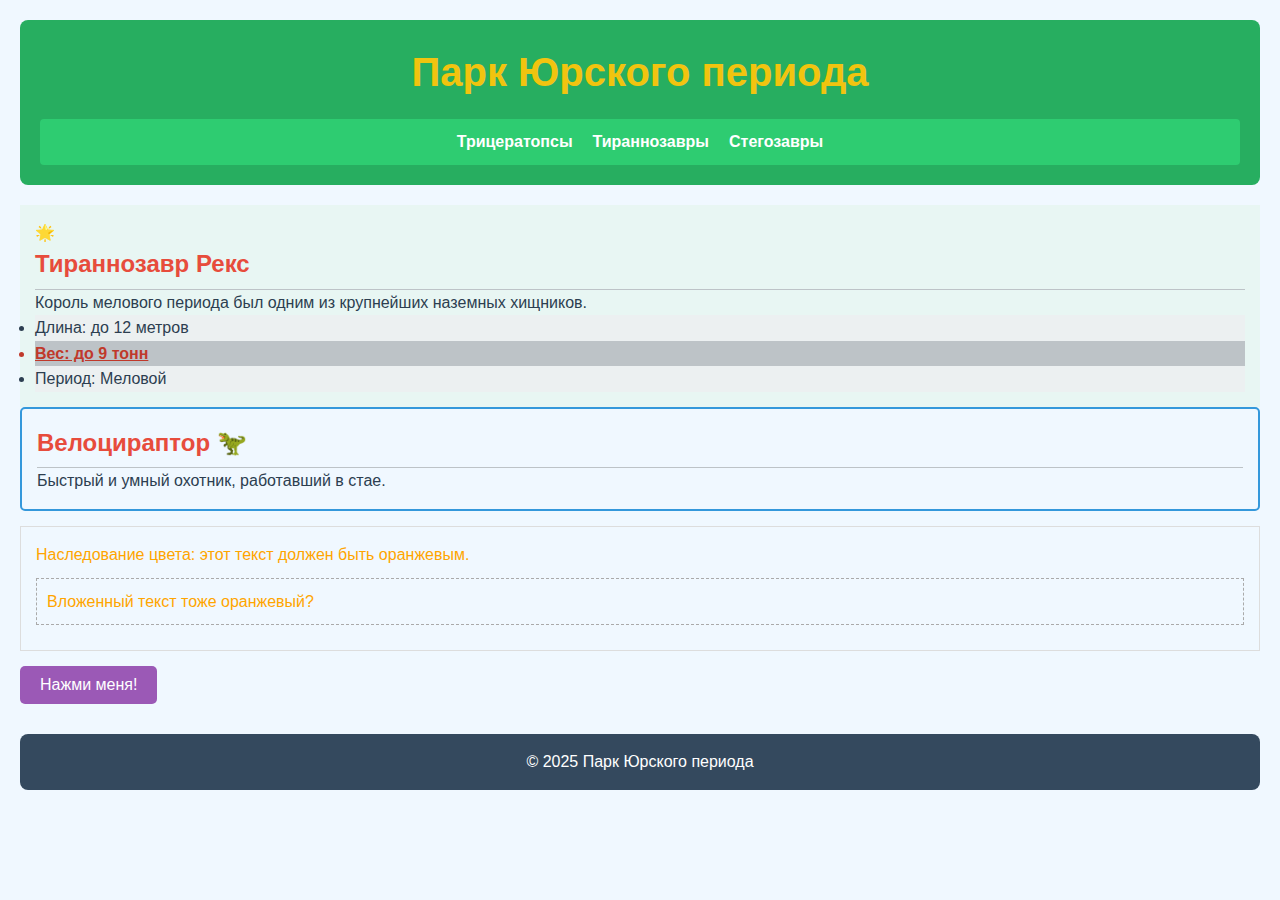
<file: ПР3/css_practice/index.html>
<!DOCTYPE html>
<html lang="ru">
<head>
    <meta charset="UTF-8">
    <meta name="viewport" content="width=device-width, initial-scale=1.0">
    <title>Мир динозавров</title>
    <link rel="stylesheet" href="reset.css">
    <link rel="stylesheet" href="styles.css">
</head>
<body>
    <header id="site-header">
        <h1 id="site-title">Парк Юрского периода</h1>
        <nav class="main-nav">
            <ul>
                <li><a href="#">Трицератопсы</a></li>
                <li><a href="#">Тираннозавры</a></li>
                <li><a href="#">Стегозавры</a></li>
            </ul>
        </nav>
    </header>

    <main class="content">
        <article class="featured-post">
            <h2>Тираннозавр Рекс</h2>
            <p>Король мелового периода был одним из крупнейших наземных хищников.</p>
            <ul class="dino-facts">
                <li>Длина: до 12 метров</li>
                <li class="important">Вес: до 9 тонн</li>
                <li>Период: Меловой</li>
            </ul>
        </article>

        <article class="post">
            <h2>Велоцираптор</h2>
            <p>Быстрый и умный охотник, работавший в стае.</p>
        </article>

        <div class="color-demo">
            <p>Наследование цвета: этот текст должен быть оранжевым.</p>
            <div>
                <p>Вложенный текст тоже оранжевый?</p>
            </div>
        </div>

        <button class="btn">Нажми меня!</button>
    </main>

    <footer class="site-footer">
        <p>&copy; 2025 Парк Юрского периода</p>
    </footer>
</body>
</html>
</file>
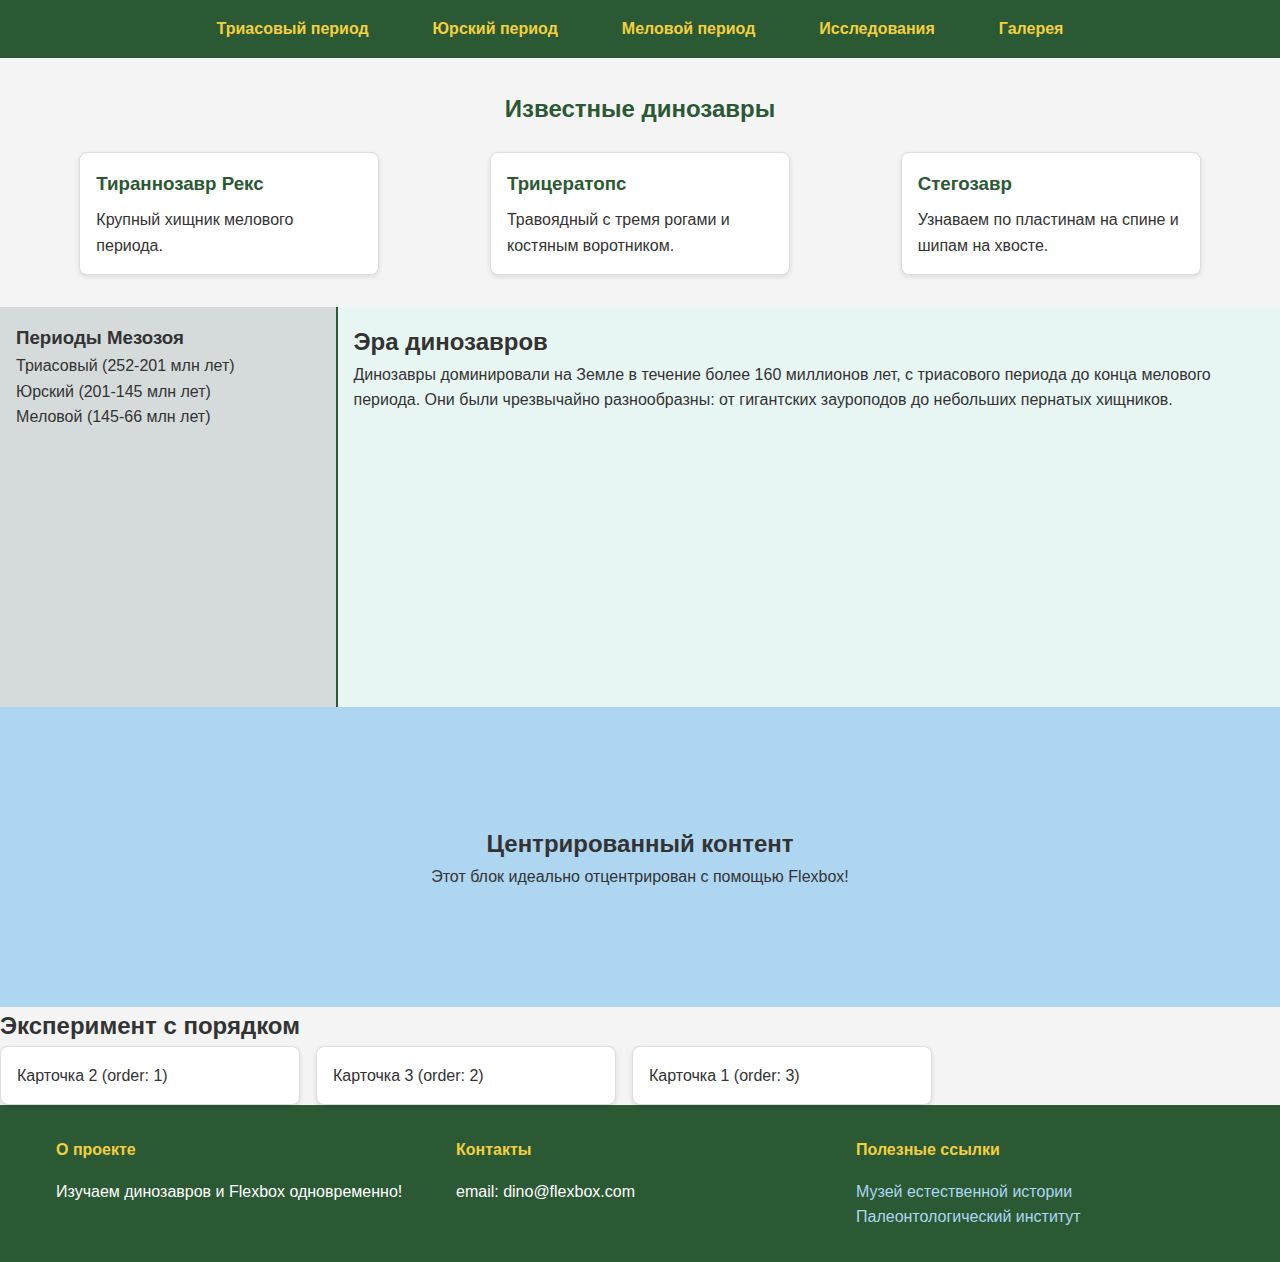
<file: ПР4/flexbox_practice/index.html>
<!DOCTYPE html>
<html lang="ru">
<head>
    <meta charset="UTF-8">
    <meta name="viewport" content="width=device-width, initial-scale=1.0">
    <title>Мир динозавров - Flexbox практика</title>
    <link rel="stylesheet" href="reset.css">
    <link rel="stylesheet" href="styles.css">
</head>
<body>
    <header>
        <nav>
            <ul class="nav-list">
                <li><a href="#">Триасовый период</a></li>
                <li><a href="#">Юрский период</a></li>
                <li><a href="#">Меловой период</a></li>
                <li><a href="#">Исследования</a></li>
                <li><a href="#">Галерея</a></li>
            </ul>
        </nav>
    </header>

    <main>
        <section class="dinosaurs">
            <h2>Известные динозавры</h2>
            <div class="dino-cards">
                <div class="card">
                    <h3>Тираннозавр Рекс</h3>
                    <p>Крупный хищник мелового периода.</p>
                </div>
                <div class="card">
                    <h3>Трицератопс</h3>
                    <p>Травоядный с тремя рогами и костяным воротником.</p>
                </div>
                <div class="card">
                    <h3>Стегозавр</h3>
                    <p>Узнаваем по пластинам на спине и шипам на хвосте.</p>
                </div>
            </div>
        </section>

        <section class="main-layout">
            <aside class="sidebar">
                <h3>Периоды Мезозоя</h3>
                <ul>
                    <li>Триасовый (252-201 млн лет)</li>
                    <li>Юрский (201-145 млн лет)</li>
                    <li>Меловой (145-66 млн лет)</li>
                </ul>
            </aside>
            <article class="content">
                <h2>Эра динозавров</h2>
                <p>Динозавры доминировали на Земле в течение более 160 миллионов лет, с триасового периода до конца мелового периода. Они были чрезвычайно разнообразны: от гигантских зауроподов до небольших пернатых хищников.</p>
            </article>
        </section>

        <section class="centered-section">
            <div class="centered-content">
                <h2>Центрированный контент</h2>
                <p>Этот блок идеально отцентрирован с помощью Flexbox!</p>
            </div>
        </section>

        <section class="order-experiment">
            <h2>Эксперимент с порядком</h2>
            <div class="ordered-cards">
                <div class="card order-1">Карточка 1 (order: 3)</div>
                <div class="card order-2">Карточка 2 (order: 1)</div>
                <div class="card order-3">Карточка 3 (order: 2)</div>
            </div>
        </section>
    </main>

    <footer>
        <div class="footer-columns">
            <div class="footer-col">
                <h4>О проекте</h4>
                <p>Изучаем динозавров и Flexbox одновременно!</p>
            </div>
            <div class="footer-col">
                <h4>Контакты</h4>
                <p>email: dino@flexbox.com</p>
            </div>
            <div class="footer-col">
                <h4>Полезные ссылки</h4>
                <ul>
                    <li><a href="#">Музей естественной истории</a></li>
                    <li><a href="#">Палеонтологический институт</a></li>
                </ul>
            </div>
        </div>
    </footer>
</body>
</html>
</file>
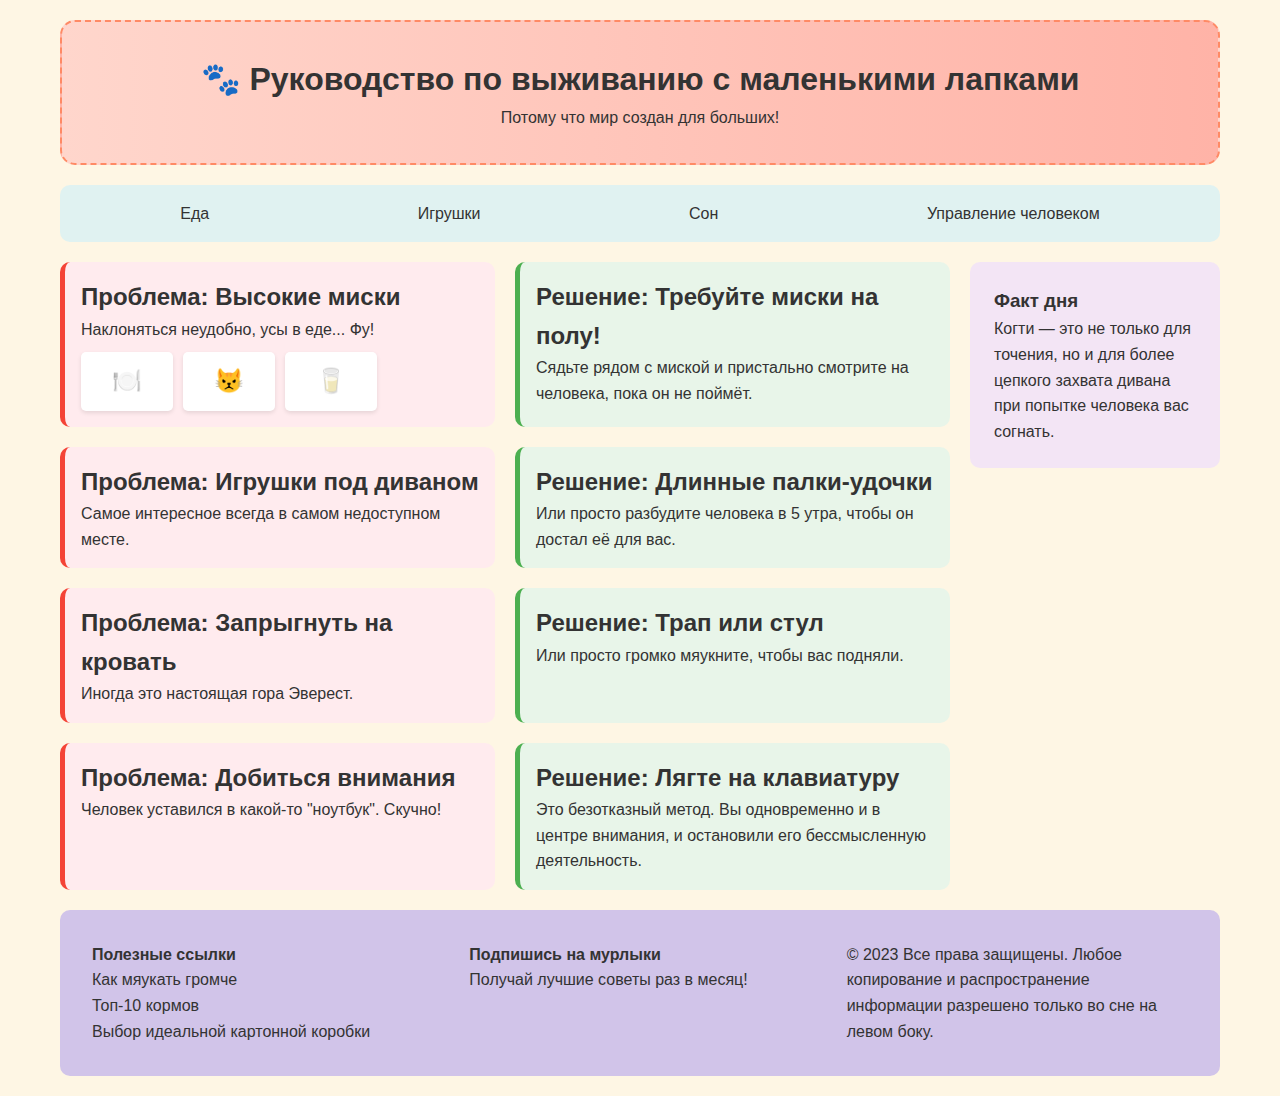
<file: ПР5/css_grid_practice/index.html>
<!DOCTYPE html>
<html lang="ru">
<head>
    <meta charset="UTF-8">
    <meta name="viewport" content="width=device-width, initial-scale=1.0">
    <title>Как прожить с маленькими лапками</title>
    <link rel="stylesheet" href="reset.css">
    <link rel="stylesheet" href="styles.css">
</head>
<body>
    <div class="container">
        <header class="header">
            <h1>🐾 Руководство по выживанию с маленькими лапками</h1>
            <p>Потому что мир создан для больших!</p>
        </header>

        <nav class="nav">
            <ul>
                <li><a href="#food">Еда</a></li>
                <li><a href="#toys">Игрушки</a></li>
                <li><a href="#sleep">Сон</a></li>
                <li><a href="#human">Управление человеком</a></li>
            </ul>
        </nav>

        <main class="main">
            <article class="problem" id="food">
                <h2>Проблема: Высокие миски</h2>
                <p>Наклоняться неудобно, усы в еде... Фу!</p>
                <div class="gallery">
                    <div class="gallery-item">🍽️</div>
                    <div class="gallery-item">😾</div>
                    <div class="gallery-item">🥛</div>
                </div>
            </article>
            <article class="solution">
                <h2>Решение: Требуйте миски на полу!</h2>
                <p>Сядьте рядом с миской и пристально смотрите на человека, пока он не поймёт.</p>
            </article>

            <article class="problem" id="toys">
                <h2>Проблема: Игрушки под диваном</h2>
                <p>Самое интересное всегда в самом недоступном месте.</p>
            </article>
            <article class="solution">
                <h2>Решение: Длинные палки-удочки</h2>
                <p>Или просто разбудите человека в 5 утра, чтобы он достал её для вас.</p>
            </article>

            <article class="problem" id="sleep">
                <h2>Проблема: Запрыгнуть на кровать</h2>
                <p>Иногда это настоящая гора Эверест.</p>
            </article>
            <article class="solution">
                <h2>Решение: Трап или стул</h2>
                <p>Или просто громко мяукните, чтобы вас подняли.</p>
            </article>

            <article class="problem" id="human">
                <h2>Проблема: Добиться внимания</h2>
                <p>Человек уставился в какой-то "ноутбук". Скучно!</p>
            </article>
            <article class="solution">
                <h2>Решение: Лягте на клавиатуру</h2>
                <p>Это безотказный метод. Вы одновременно и в центре внимания, и остановили его бессмысленную деятельность.</p>
            </article>
        </main>

        <aside class="sidebar">
            <h3>Факт дня</h3>
            <p>Когти — это не только для точения, но и для более цепкого захвата дивана при попытке человека вас согнать.</p>
        </aside>

        <footer class="footer">
            <div class="footer-section">
                <h4>Полезные ссылки</h4>
                <ul>
                    <li><a href="#">Как мяукать громче</a></li>
                    <li><a href="#">Топ-10 кормов</a></li>
                    <li><a href="#">Выбор идеальной картонной коробки</a></li>
                </ul>
            </div>
            <div class="footer-section">
                <h4>Подпишись на мурлыки</h4>
                <p>Получай лучшие советы раз в месяц!</p>
            </div>
            <div class="footer-section">
                <p>&copy; 2023 Все права защищены. Любое копирование и распространение информации разрешено только во сне на левом боку.</p>
            </div>
        </footer>
    </div>
</body>
</html>
</file>
<file: ПР3/css_practice/styles.css>
body {
    background-color: #f0f8ff;
    color: #2c3e50;
    padding: 20px;
}

header {
    background-color: #27ae60;
    padding: 20px;
    border-radius: 8px;
    margin-bottom: 20px;
}

.main-nav {
    background-color: #2ecc71;
    padding: 10px;
    border-radius: 4px;
}

#site-title {
    color: white;
    text-align: center;
    font-size: 2.5em;
    margin-bottom: 15px;
}

.post {
    border: 2px solid #3498db;
    padding: 15px;
    margin-bottom: 15px;
    border-radius: 5px;
}

nav ul {
    list-style-type: none;
    display: flex;
    gap: 20px;
    justify-content: center;
}

nav ul li a {
    color: white;
    text-decoration: none;
    font-weight: bold;
}

article h2 {
    color: #e74c3c;
    border-bottom: 1px solid #bdc3c7;
    padding-bottom: 5px;
}

.content > .featured-post {
    background-color: #fffacd;
    border-color: #f39c12;
    border-width: 3px;
}

ul li.important {
    color: #c0392b;
    font-weight: bold;
    text-decoration: underline;
}

.featured-post {
    background-color: #e8f6f3 !important;
}

.featured-post {
    background-color: #d5f5e3;
}

#site-title {
    color: #f1c40f;
}

.color-demo {
    color: orange;
    padding: 15px;
    border: 1px solid #ddd;
    margin: 15px 0;
}

.color-demo div {
    border: 1px dashed #aaa;
    padding: 10px;
    margin: 10px 0;
}

.btn {
    background-color: #9b59b6;
    color: white;
    padding: 10px 20px;
    border: none;
    border-radius: 5px;
    cursor: pointer;
    font-size: 1em;
    transition: background-color 0.3s;
}

.btn:hover {
    background-color: #8e44ad;
}

nav ul li a:hover {
    color: #f1c40f;
    text-decoration: underline;
}

.dino-facts li:nth-child(odd) {
    background-color: #ecf0f1;
}

.dino-facts li:nth-child(even) {
    background-color: #bdc3c7;
}

.featured-post::before {
    content: "🌟 ";
    color: gold;
}

.post h2::after {
    content: " 🦖";
}

.site-footer {
    text-align: center;
    margin-top: 30px;
    padding: 15px;
    background-color: #34495e;
    color: white;
    border-radius: 8px;
}

:root {
    --main-color: #e67e22;
    --secondary-color: #2ecc71;
    --spacing: 15px;
}

.featured-post {
    border-color: var(--main-color);
    padding: var(--spacing);
}

@keyframes dino-roar {
    0% { transform: scale(1); }
    50% { transform: scale(1.05); }
    100% { transform: scale(1); }
}

.featured-post:hover {
    animation: dino-roar 0.5s ease-in-out;
}

@media (max-width: 768px) {
    nav ul {
        flex-direction: column;
        gap: 10px;
    }
    
    #site-title {
        font-size: 1.8em;
    }
    
    body {
        padding: 10px;
    }
}
</file>
<file: ПР4/flexbox_practice/styles.css>
.nav-list {
    display: flex;
    justify-content: center;
    background-color: #2a5934;
    padding: 1rem 0;
    gap: 2rem;
}

.nav-list a {
    color: #f4d03f;
    font-weight: bold;
    padding: 0.5rem 1rem;
    border-radius: 5px;
    transition: background-color 0.3s;
}

.nav-list a:hover {
    background-color: #1e8449;
}

.dinosaurs {
    padding: 2rem;
}

.dinosaurs h2 {
    text-align: center;
    margin-bottom: 1.5rem;
    color: #2a5934;
}

.dino-cards {
    display: flex;
    justify-content: space-around;
    gap: 1rem;
}

.card {
    background: white;
    border: 1px solid #ddd;
    border-radius: 8px;
    padding: 1rem;
    flex: 1;
    max-width: 300px;
    box-shadow: 0 2px 5px rgba(0,0,0,0.1);
}

.card h3 {
    color: #2a5934;
    margin-bottom: 0.5rem;
}

.main-layout {
    display: flex;
    min-height: 400px;
}

.sidebar {
    flex: 1;
    background-color: #d5dbdb;
    padding: 1rem;
    border-right: 2px solid #2a5934;
}

.content {
    flex: 3;
    padding: 1rem;
    background-color: #e8f6f3;
}

footer {
    background-color: #2a5934;
    color: white;
    padding: 2rem 0;
}

.footer-columns {
    display: flex;
    justify-content: space-around;
    max-width: 1200px;
    margin: 0 auto;
}

.footer-col {
    flex: 1;
    padding: 0 1rem;
}

.footer-col h4 {
    margin-bottom: 1rem;
    color: #f4d03f;
}

.footer-col a {
    color: #aed6f1;
}

.centered-section {
    display: flex;
    justify-content: center;
    align-items: center;
    height: 300px;
    background-color: #aed6f1;
}

.centered-content {
    text-align: center;
    max-width: 500px;
}

.ordered-cards {
    display: flex;
    gap: 1rem;
}

.order-1 { order: 3; }
.order-2 { order: 1; }
.order-3 { order: 2; }

@media (max-width: 768px) {
    .nav-list {
        flex-direction: column;
        align-items: center;
        gap: 0.5rem;
    }
    
    .dino-cards {
        flex-direction: column;
        align-items: center;
    }
    
    .main-layout {
        flex-direction: column;
    }
    
    .footer-columns {
        flex-direction: column;
        gap: 2rem;
    }
}
</file>
<file: ПР5/css_grid_practice/styles.css>
body {
    font-family: 'Comic Sans MS', cursive, sans-serif;
    background-color: #fef6e4;
    color: #333;
}

.container {
    min-height: 100vh;
    display: grid;
    grid-template-rows: auto auto 1fr auto;
    grid-template-columns: 1fr 250px;
    grid-template-areas:
        "header header"
        "nav nav"
        "main sidebar"
        "footer footer";
    gap: 20px;
    padding: 20px;
    max-width: 1200px;
    margin: 0 auto;
}

.header {
    grid-area: header;
    background: linear-gradient(to right, #ffd6cc, #ffb3a7);
    padding: 2rem;
    text-align: center;
    border-radius: 15px;
    border: 2px dashed #ff8a65;
}

.nav {
    grid-area: nav;
    background-color: #e0f2f1;
    padding: 1rem;
    border-radius: 10px;
}

.nav ul {
    display: flex;
    justify-content: space-around;
}

.main {
    grid-area: main;
    display: grid;
    grid-template-columns: 1fr 1fr;
    gap: 20px;
}

.problem, .solution {
    padding: 1rem;
    border-radius: 10px;
}

.problem {
    background-color: #ffebee;
    border-left: 5px solid #f44336;
}

.solution {
    background-color: #e8f5e9;
    border-left: 5px solid #4caf50;
}

.gallery {
    display: grid;
    grid-template-columns: repeat(auto-fill, minmax(80px, 1fr));
    gap: 10px;
    margin-top: 10px;
}

.gallery-item {
    background-color: white;
    border-radius: 5px;
    padding: 10px;
    text-align: center;
    font-size: 1.5rem;
    box-shadow: 0 2px 4px rgba(0,0,0,0.1);
}

.sidebar {
    grid-area: sidebar;
    background-color: #f3e5f5;
    padding: 1.5rem;
    border-radius: 10px;
    align-self: start;
}

.footer {
    grid-area: footer;
    background-color: #d1c4e9;
    padding: 1.5rem;
    border-radius: 10px;
    display: grid;
    grid-template-columns: repeat(auto-fit, minmax(250px, 1fr));
    gap: 20px;
}

.footer-section {
    padding: 0.5rem;
}

@media (max-width: 768px) {
    .container {
        grid-template-columns: 1fr;
        grid-template-areas:
            "header"
            "nav"
            "main"
            "sidebar"
            "footer";
    }

    .main {
        grid-template-columns: 1fr;
    }

    .nav ul {
        flex-direction: column;
        align-items: center;
        gap: 10px;
    }

    .gallery {
        grid-template-columns: repeat(3, 1fr);
    }
}

@media (max-width: 480px) {
    .container {
        padding: 10px;
        gap: 10px;
    }

    .gallery {
        grid-template-columns: repeat(2, 1fr);
    }

    .footer {
        grid-template-columns: 1fr;
    }
}
</file>
